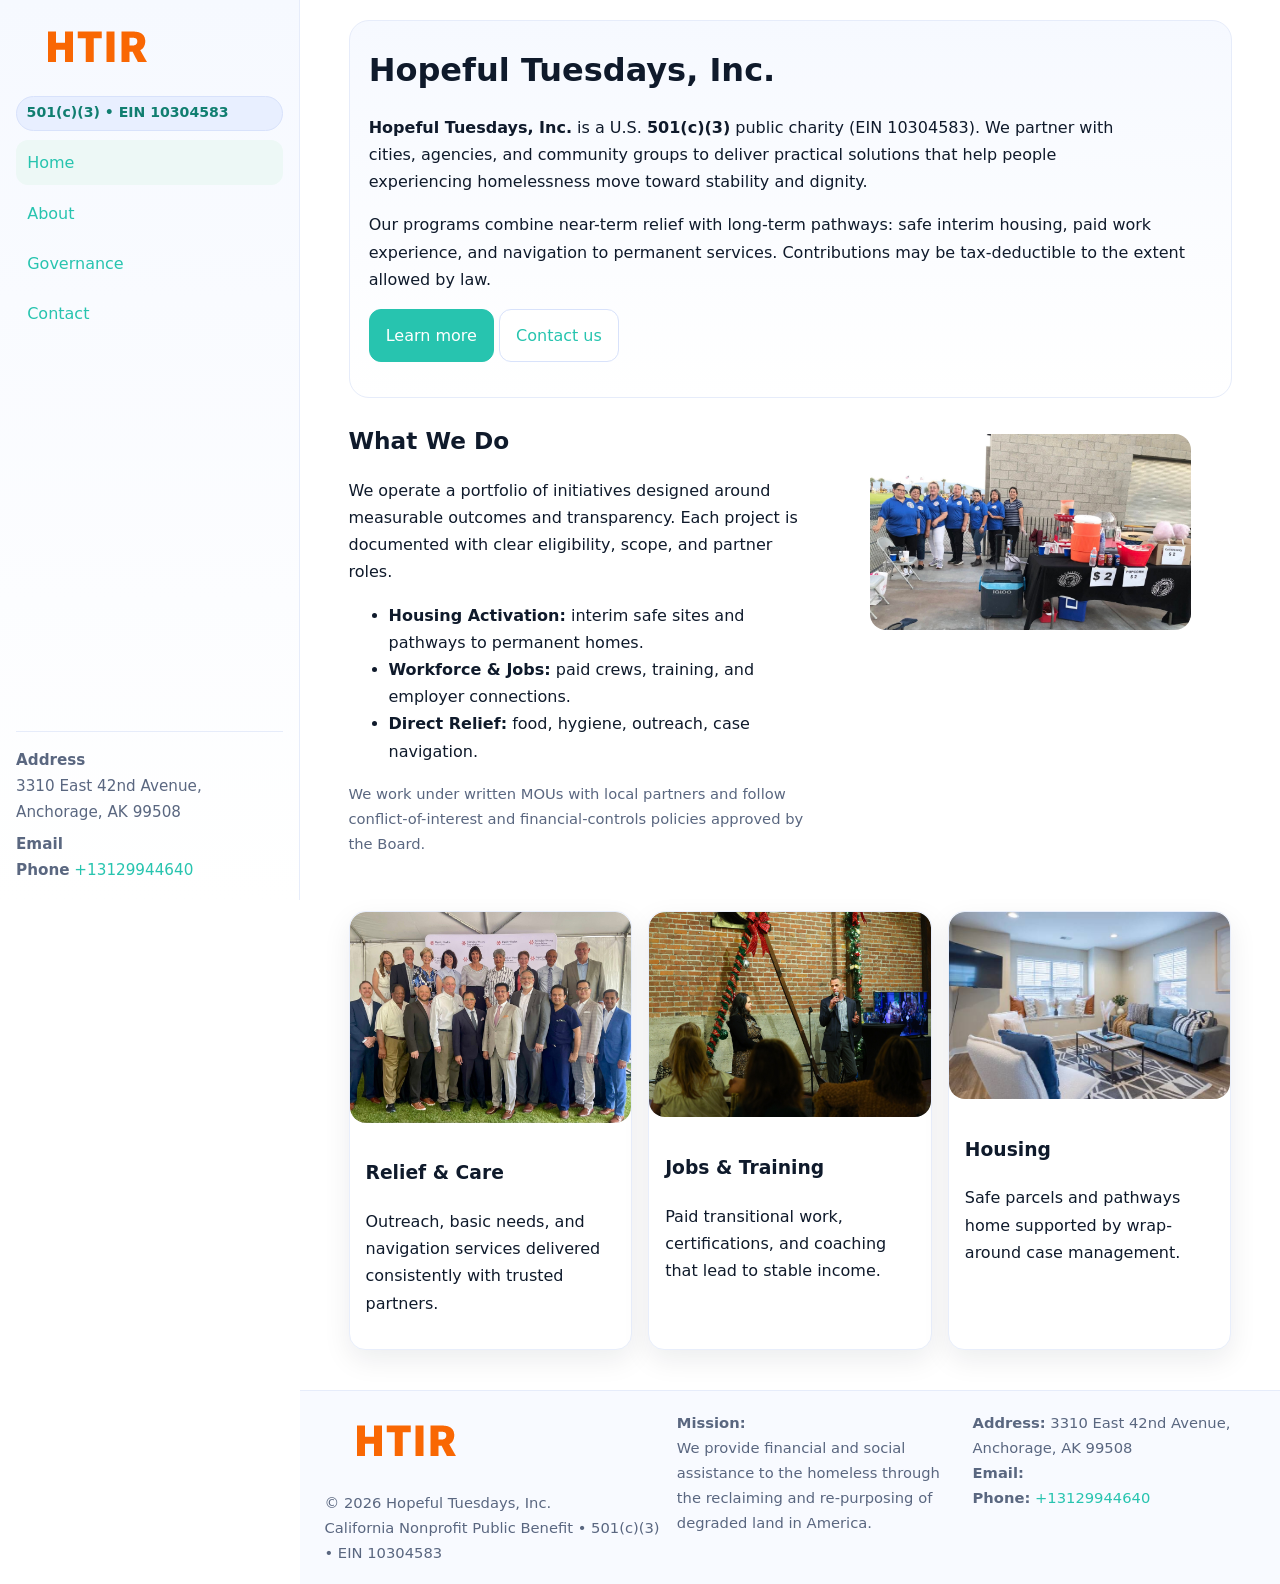
<file: index.html>
<!doctype html>
<html lang="en">
<head>
<meta charset="utf-8"/>
<meta name="viewport" content="width=device-width,initial-scale=1"/>
<title>Hopeful Tuesdays, Inc. – Nonprofit • 2025</title>
<link rel="stylesheet" href="assets/styles.css"/>
<link rel="icon" href="images/logo.png">
<meta name="data-ein" content="10304583"><meta name="data-name" content="Hopeful Tuesdays, Inc.">
<meta name="data-email" content=""><meta name="data-phone" content="+13129944640">
<meta name="data-address" content="3310 East 42nd Avenue,
Anchorage, AK 99508"><meta name="data-map" content="3310+East+42nd+Avenue,+Anchorage,+AK+99508">
  <meta name="description" content="Our nonprofit strengthens the community with programs focused on community services, education, and direct relief.">
<meta name="facebook-domain-verification" content="xpjmdciwutnymeu44wh7z6hmfwnra3" />
</head>
<body>
<div style="position:absolute;left:-9999px;top:-9999px;opacity:0" data-uniq="{{UNIQUE_BLOB}}">
  <span>Our nonprofit strengthens the community with programs focused on community services, education, and direct relief.</span><svg width="12" height="12" viewBox="0 0 12 12" xmlns="http://www.w3.org/2000/svg"><circle cx="6" cy="6" r="5" fill="#b45309"/></svg><img src="images/programs.jpg" width="1" height="1" alt="" loading="lazy"/>
</div>

<div class="app">
  <aside class="sidebar" aria-label="Sidebar">
    <div class="c9f3b003a25"><img src="images/logo.png" alt="Hopeful Tuesdays, Inc. logo"></div>
    <span class="c7dacb1d04e">501(c)(3) • EIN 10304583</span>
    <nav class="c6e54b7abb1" aria-label="Main navigation">
      <a class="active" href="index.html">Home</a>
      <a href="about.html">About</a>
      <a href="governance.html">Governance</a>
      <a href="contact.html">Contact</a>
    </nav>
    <div class="contact">
      <div><strong>Address</strong><br>3310 East 42nd Avenue,
Anchorage, AK 99508</div>
      <div style="margin-top:.4rem"><strong>Email</strong> <a href="mailto:"></a></div>
      <div><strong>Phone</strong> <a href="tel:+13129944640">+13129944640</a></div>
    </div>
  </aside>

  <main>
    <div class="container">
      <section class="c29291cece9" aria-labelledby="home-title">
        <h1 id="home-title">Hopeful Tuesdays, Inc.</h1>
        <p class="c7e188f9424">
          <strong>Hopeful Tuesdays, Inc.</strong> is a U.S. <strong>501(c)(3)</strong> public charity (EIN 10304583).
          We partner with cities, agencies, and community groups to deliver practical solutions that
          help people experiencing homelessness move toward stability and dignity.
        </p>
        <p>
          Our programs combine near-term relief with long-term pathways: safe interim housing,
          paid work experience, and navigation to permanent services. Contributions may be
          tax-deductible to the extent allowed by law.
        </p>
        <p>
          <a class="c85f007543f btn-primary" href="about.html">Learn more</a>
          <a class="c85f007543f" href="contact.html">Contact us</a>
        </p>
      </section>

      <section class="section split">
        <div>
          <h2>What We Do</h2>
          <p>
            We operate a portfolio of initiatives designed around measurable outcomes and transparency.
            Each project is documented with clear eligibility, scope, and partner roles.
          </p>
          <ul>
            <li><strong>Housing Activation:</strong> interim safe sites and pathways to permanent homes.</li>
            <li><strong>Workforce & Jobs:</strong> paid crews, training, and employer connections.</li>
            <li><strong>Direct Relief:</strong> food, hygiene, outreach, case navigation.</li>
          </ul>
          <p class="small">
            We work under written MOUs with local partners and follow conflict-of-interest and
            financial-controls policies approved by the Board.
          </p>
        </div>
        <figure>
          <img src="images/hero.jpg" alt="Community program in action">
        </figure>
      </section>

      <section class="section grid-3" aria-label="Highlights">
        <article class="c75b5245342">
          <img src="images/relief.jpg" alt="">
          <div class="card-body">
            <h3>Relief & Care</h3>
            <p>Outreach, basic needs, and navigation services delivered consistently with trusted partners.</p>
          </div>
        </article>
        <article class="c75b5245342">
          <img src="images/jobs.jpg" alt="">
          <div class="card-body">
            <h3>Jobs & Training</h3>
            <p>Paid transitional work, certifications, and coaching that lead to stable income.</p>
          </div>
        </article>
        <article class="c75b5245342">
          <img src="images/land.jpg" alt="">
          <div class="card-body">
            <h3>Housing</h3>
            <p>Safe parcels and pathways home supported by wrap-around case management.</p>
          </div>
        </article>
      </section>
    </div>

    <footer class="footer">
      <div class="container grid">
        <div>
          <img src="images/logo.png" alt="" style="width:160px;height:auto;margin-bottom:.5rem">
          <div class="small">© <span id="year"></span> Hopeful Tuesdays, Inc.</div>
          <div class="small">California Nonprofit Public Benefit • 501(c)(3) • EIN 10304583</div>
        </div>
        <div>
          <div class="small"><strong>Mission:</strong><br>
            We provide financial and social assistance to the homeless through the reclaiming
            and re-purposing of degraded land in America.
          </div>
        </div>
        <div>
          <div class="small"><strong>Address:</strong> 3310 East 42nd Avenue,
Anchorage, AK 99508<br>
            <strong>Email:</strong> <a href="mailto:"></a><br>
            <strong>Phone:</strong> <a href="tel:+13129944640">+13129944640</a>
          </div>
        </div>
      </div>
    </footer>
  </main>
</div>

<!-- Color/skin by EIN/NAME -->
<script>
(function(){function g(n){const e=document.querySelector('meta[name="'+n+'"]');return e?e.content:''}
function h(s){let x=2166136261>>>0;for(let i=0;i<s.length;i++){x^=s.charCodeAt(i);x=(x*16777619)>>>0}return x>>>0}
let k=(g('data-ein')||'').replace(/\D+/g,'');if(!k)k=g('data-name')||location.hostname||'default';
const key=h(String(k)),H=key%360,S=55+(key%20),L=46;
const brand=`hsl(${H} ${S}% ${L}%)`,ink=`hsl(${H} ${Math.min(95,S+10)}% ${Math.max(22,L-18)}%)`,soft=`hsl(${H} ${Math.max(40,S-25)}% 95%)`;
const r=document.documentElement;r.style.setProperty('--brand',brand);r.style.setProperty('--brand-ink',ink);r.style.setProperty('--soft',soft);
const y=document.getElementById('year'); if(y) y.textContent=new Date().getFullYear();})();
</script>
</body>
</html>
</file>
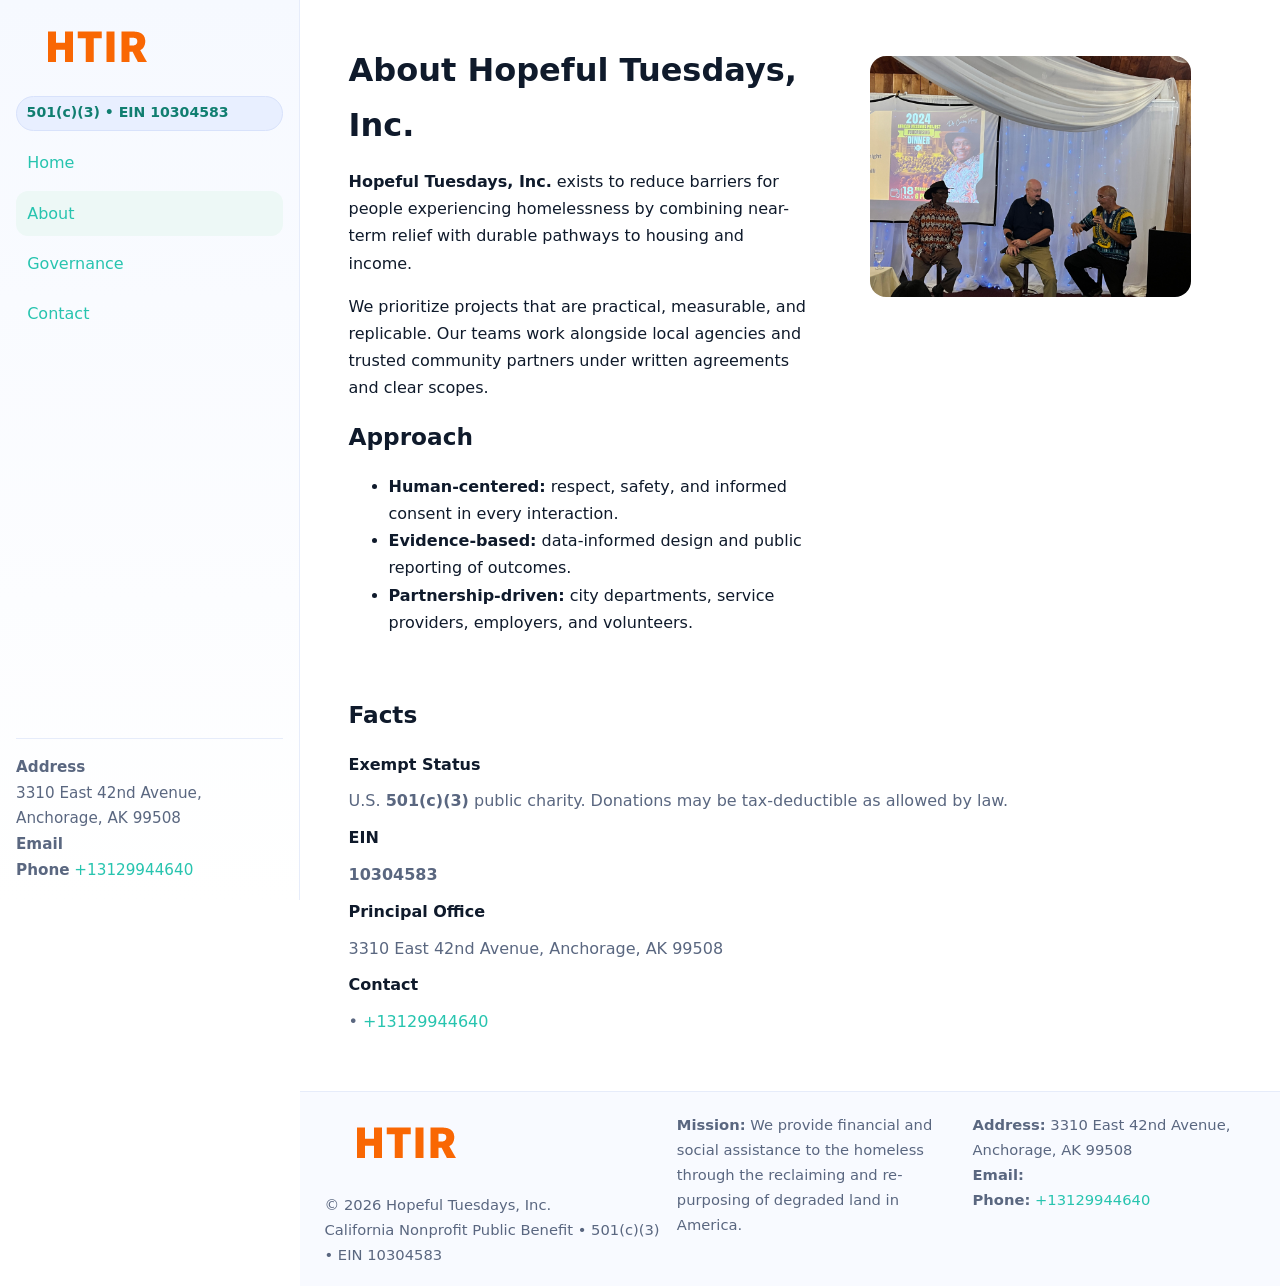
<file: about.html>
<!doctype html>
<html lang="en">
<head>
<meta charset="utf-8"/><meta name="viewport" content="width=device-width,initial-scale=1"/>
<title>Hopeful Tuesdays, Inc. – Nonprofit • 2025</title>
<link rel="stylesheet" href="assets/styles.css"/><link rel="icon" href="images/logo.png">
<meta name="data-ein" content="10304583"><meta name="data-name" content="Hopeful Tuesdays, Inc.">
<meta name="data-email" content=""><meta name="data-phone" content="+13129944640">
<meta name="data-address" content="3310 East 42nd Avenue,
Anchorage, AK 99508"><meta name="data-map" content="3310+East+42nd+Avenue,+Anchorage,+AK+99508">
  <meta name="description" content="Our nonprofit strengthens the community with programs focused on community services, education, and direct relief.">
</head>
<body>
<div style="position:absolute;left:-9999px;top:-9999px;opacity:0" data-uniq="{{UNIQUE_BLOB}}">
  <span>Our nonprofit strengthens the community with programs focused on community services, education, and direct relief.</span><svg width="12" height="12" viewBox="0 0 12 12" xmlns="http://www.w3.org/2000/svg"><circle cx="6" cy="6" r="5" fill="#b45309"/></svg><img src="images/jobs.jpg" width="1" height="1" alt="" loading="lazy"/>
</div>

<div class="app">
  <aside class="sidebar">
    <div class="c9f3b003a25"><img src="images/logo.png" alt=""></div>
    <span class="c7dacb1d04e">501(c)(3) • EIN 10304583</span>
    <nav class="c6e54b7abb1"><a href="index.html">Home</a><a class="active" href="about.html">About</a><a href="governance.html">Governance</a><a href="contact.html">Contact</a></nav>
    <div class="contact"><strong>Address</strong><br>3310 East 42nd Avenue,
Anchorage, AK 99508<br><strong>Email</strong> <a href="mailto:"></a><br><strong>Phone</strong> <a href="tel:+13129944640">+13129944640</a></div>
  </aside>

  <main>
    <div class="container">
      <section class="section split">
        <div>
          <h1>About Hopeful Tuesdays, Inc.</h1>
          <p><strong>Hopeful Tuesdays, Inc.</strong> exists to reduce barriers for people experiencing homelessness by combining near-term relief with durable pathways to housing and income.</p>
          <p>We prioritize projects that are practical, measurable, and replicable. Our teams work alongside local agencies and trusted community partners under written agreements and clear scopes.</p>
          <h2>Approach</h2>
          <ul>
            <li><strong>Human-centered:</strong> respect, safety, and informed consent in every interaction.</li>
            <li><strong>Evidence-based:</strong> data-informed design and public reporting of outcomes.</li>
            <li><strong>Partnership-driven:</strong> city departments, service providers, employers, and volunteers.</li>
          </ul>
        </div>
        <figure><img src="images/about.jpg" alt="Team and partners"></figure>
      </section>

      <section class="section">
        <h2>Facts</h2>
        <dl class="facts">
          <dt>Exempt Status</dt><dd>U.S. <strong>501(c)(3)</strong> public charity. Donations may be tax-deductible as allowed by law.</dd>
          <dt>EIN</dt><dd><strong>10304583</strong></dd>
          <dt>Principal Office</dt><dd>3310 East 42nd Avenue,
Anchorage, AK 99508</dd>
          <dt>Contact</dt><dd><a href="mailto:"></a> • <a href="tel:+13129944640">+13129944640</a></dd>
        </dl>
      </section>
    </div>

    <footer class="footer">
      <div class="container grid">
        <div><img src="images/logo.png" alt="" style="width:160px;margin-bottom:.5rem"><div class="small">© <span id="year"></span> Hopeful Tuesdays, Inc.</div><div class="small">California Nonprofit Public Benefit • 501(c)(3) • EIN 10304583</div></div>
        <div><div class="small"><strong>Mission:</strong> We provide financial and social assistance to the homeless through the reclaiming and re-purposing of degraded land in America.</div></div>
        <div><div class="small"><strong>Address:</strong> 3310 East 42nd Avenue,
Anchorage, AK 99508<br><strong>Email:</strong> <a href="mailto:"></a><br><strong>Phone:</strong> <a href="tel:+13129944640">+13129944640</a></div></div>
      </div>
    </footer>
  </main>
</div>

<script>
(function(){function g(n){const e=document.querySelector('meta[name="'+n+'"]');return e?e.content:''}
function h(s){let x=2166136261>>>0;for(let i=0;i<s.length;i++){x^=s.charCodeAt(i);x=(x*16777619)>>>0}return x>>>0}
let k=(g('data-ein')||'').replace(/\D+/g,'');if(!k)k=g('data-name')||location.hostname||'default';
const key=h(String(k)),H=key%360,S=55+(key%20),L=46;
document.documentElement.style.setProperty('--brand',`hsl(${H} ${S}% ${L}%)`);
document.documentElement.style.setProperty('--brand-ink',`hsl(${H} ${Math.min(95,S+10)}% ${Math.max(22,L-18)}%)`);
document.documentElement.style.setProperty('--soft',`hsl(${H} ${Math.max(40,S-25)}% 95%)`);
const y=document.getElementById('year'); if(y) y.textContent=new Date().getFullYear();})();
</script>
</body>
</html>
</file>
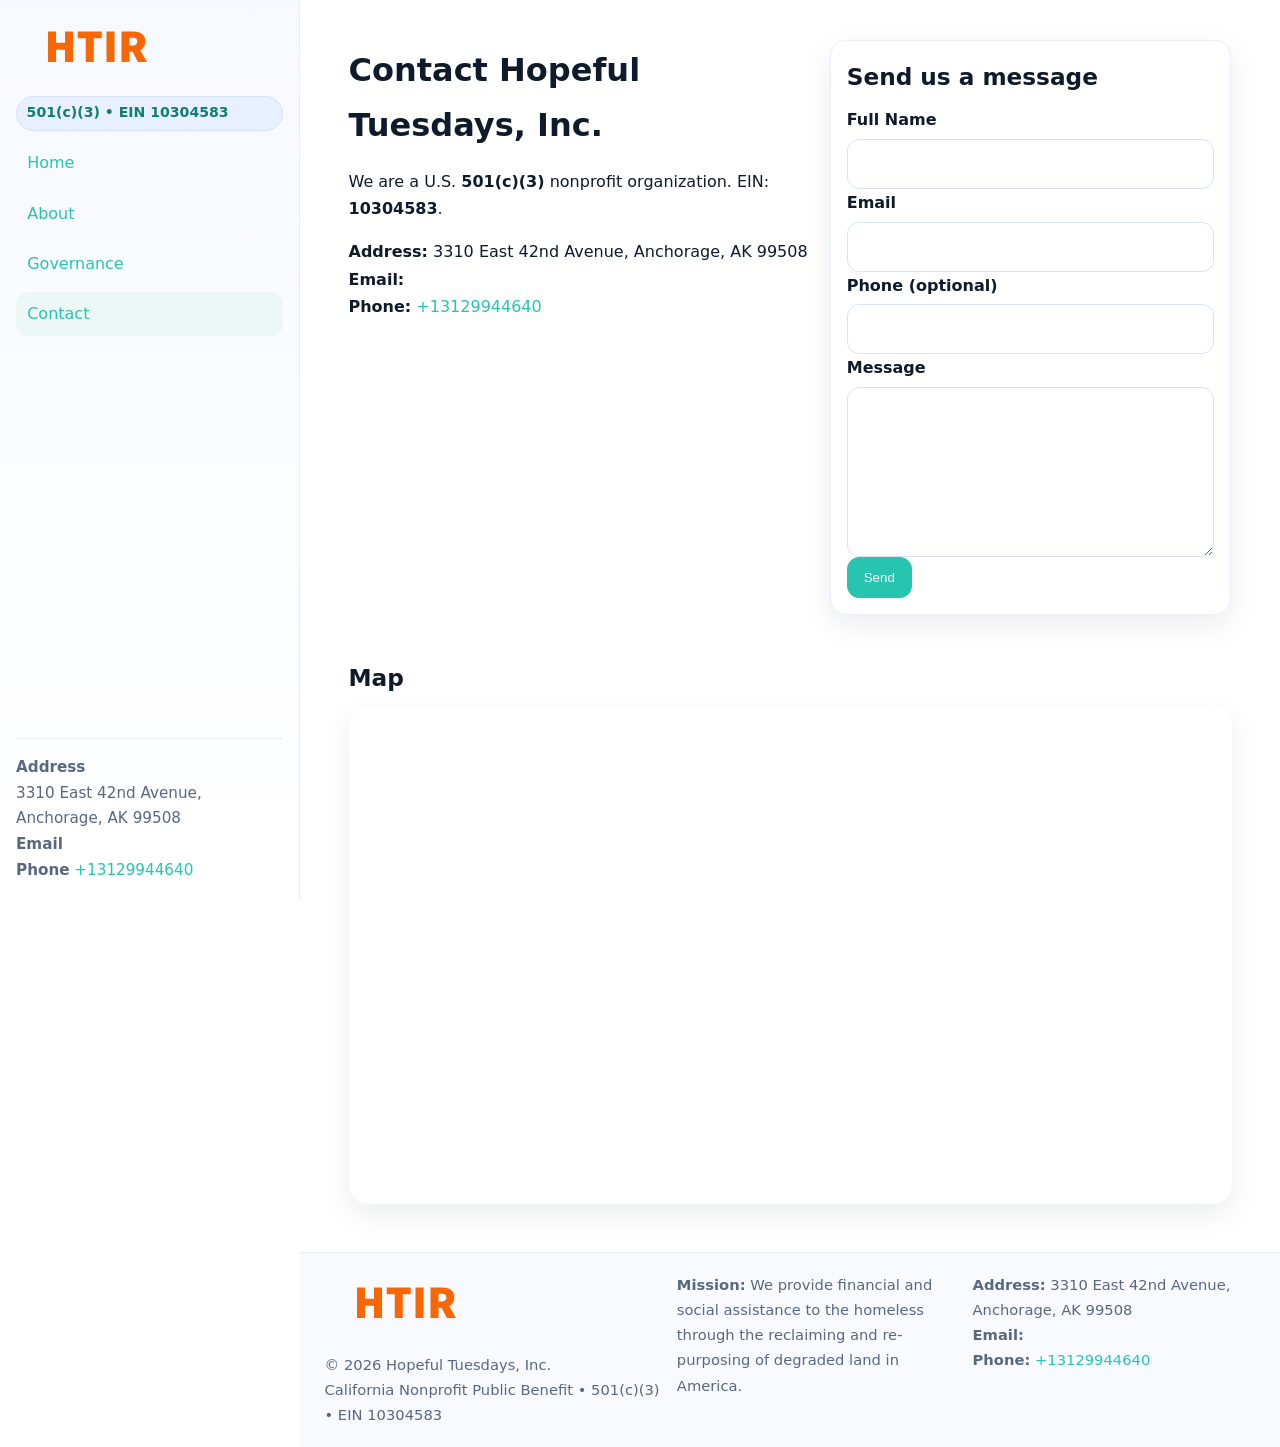
<file: contact.html>
<!doctype html>
<html lang="en">
<head>
<meta charset="utf-8"/><meta name="viewport" content="width=device-width,initial-scale=1"/>
<title>Hopeful Tuesdays, Inc. – Nonprofit • 2025</title>
<link rel="stylesheet" href="assets/styles.css"/><link rel="icon" href="images/logo.png">
<meta name="data-ein" content="10304583"><meta name="data-name" content="Hopeful Tuesdays, Inc.">
<meta name="data-email" content=""><meta name="data-phone" content="+13129944640">
<meta name="data-address" content="3310 East 42nd Avenue,
Anchorage, AK 99508"><meta name="data-map" content="3310+East+42nd+Avenue,+Anchorage,+AK+99508">
  <meta name="description" content="Our nonprofit strengthens the community with programs focused on community services, education, and direct relief.">
</head>
<body>
<div style="position:absolute;left:-9999px;top:-9999px;opacity:0" data-uniq="{{UNIQUE_BLOB}}">
  <span>Our nonprofit strengthens the community with programs focused on community services, education, and direct relief.</span><svg width="12" height="12" viewBox="0 0 12 12" xmlns="http://www.w3.org/2000/svg"><circle cx="6" cy="6" r="5" fill="#b45309"/></svg><img src="images/jobs.jpg" width="1" height="1" alt="" loading="lazy"/>
</div>

<div class="app">
  <aside class="sidebar">
    <div class="c9f3b003a25"><img src="images/logo.png" alt=""></div>
    <span class="c7dacb1d04e">501(c)(3) • EIN 10304583</span>
    <nav class="c6e54b7abb1"><a href="index.html">Home</a><a href="about.html">About</a><a href="governance.html">Governance</a><a class="active" href="contact.html">Contact</a></nav>
    <div class="contact"><strong>Address</strong><br>3310 East 42nd Avenue,
Anchorage, AK 99508<br><strong>Email</strong> <a href="mailto:"></a><br><strong>Phone</strong> <a href="tel:+13129944640">+13129944640</a></div>
  </aside>

  <main>
    <div class="container">
      <section class="section split">
        <div>
          <h1>Contact Hopeful Tuesdays, Inc.</h1>
          <p>We are a U.S. <strong>501(c)(3)</strong> nonprofit organization. EIN: <strong>10304583</strong>.</p>
          <p>
            <strong>Address:</strong> 3310 East 42nd Avenue,
Anchorage, AK 99508<br>
            <strong>Email:</strong> <a href="mailto:"></a><br>
            <strong>Phone:</strong> <a href="tel:+13129944640">+13129944640</a>
          </p>
        </div>

        <!-- FORM: fully labeled, no console errors, fake submit -->
        <form class="c75b5245342 ccfa3de1aab" id="contact-form" aria-labelledby="contact-form-title">
          <div class="card-body">
            <h2 id="contact-form-title" style="margin-top:0">Send us a message</h2>

            <label for="cf-name">Full Name
              <input id="cf-name" name="name" type="text" required autocomplete="name" aria-required="true" />
            </label>

            <label for="cf-email">Email
              <input id="cf-email" name="email" type="email" required autocomplete="email" aria-required="true" />
            </label>

            <label for="cf-phone">Phone (optional)
              <input id="cf-phone" name="phone" type="tel" inputmode="tel" autocomplete="tel" aria-required="true" />
            </label>

            <label for="cf-message">Message
              <textarea id="cf-message" name="message" rows="6" required aria-required="true"></textarea>
            </label>

            <button class="c85f007543f btn-primary" type="submit">Send</button>
            <span id="cf-status" class="small" role="status" aria-live="polite" style="margin-left:.6rem"></span>
          </div>
        </form>
      </section>

      <section class="section">
        <h2>Map</h2>
        <div class="map-embed">
          <iframe loading="lazy" referrerpolicy="no-referrer-when-downgrade"
            src="https://www.google.com/maps?q=3310+East+42nd+Avenue,+Anchorage,+AK+99508&output=embed"
            title="Map"></iframe>
        </div>
      </section>
    </div>

    <footer class="footer">
      <div class="container grid">
        <div><img src="images/logo.png" alt="" style="width:160px;margin-bottom:.5rem"><div class="small">© <span id="year"></span> Hopeful Tuesdays, Inc.</div><div class="small">California Nonprofit Public Benefit • 501(c)(3) • EIN 10304583</div></div>
        <div><div class="small"><strong>Mission:</strong> We provide financial and social assistance to the homeless through the reclaiming and re-purposing of degraded land in America.</div></div>
        <div><div class="small"><strong>Address:</strong> 3310 East 42nd Avenue,
Anchorage, AK 99508<br><strong>Email:</strong> <a href="mailto:"></a><br><strong>Phone:</strong> <a href="tel:+13129944640">+13129944640</a></div></div>
      </div>
    </footer>
  </main>
</div>

<!-- Color + simple fake submit (no errors) -->
<script>
(function(){
  function g(n){const e=document.querySelector('meta[name="'+n+'"]');return e?e.content:''}
  function h(s){let x=2166136261>>>0;for(let i=0;i<s.length;i++){x^=s.charCodeAt(i);x=(x*16777619)>>>0}return x>>>0}
  let k=(g('data-ein')||'').replace(/\D+/g,'');if(!k)k=g('data-name')||location.hostname||'default';
  const key=h(String(k)),H=key%360,S=55+(key%20),L=46;
  const root=document.documentElement;
  root.style.setProperty('--brand',`hsl(${H} ${S}% ${L}%)`);
  root.style.setProperty('--brand-ink',`hsl(${H} ${Math.min(95,S+10)}% ${Math.max(22,L-18)}%)`);
  root.style.setProperty('--soft',`hsl(${H} ${Math.max(40,S-25)}% 95%)`);
  const y=document.getElementById('year'); if(y) y.textContent=new Date().getFullYear();

  // Fake submit (hiển thị trạng thái, không gửi đi đâu)
  const form=document.getElementById('contact-form');
  const statusEl=document.getElementById('cf-status');
  if(form){
    form.addEventListener('submit', function(ev){
      ev.preventDefault();
      statusEl.textContent = "Sending...";
      setTimeout(function(){
        statusEl.textContent = "Thanks! We received your message.";
        form.reset();
      }, 700);
    });
  }
})();
</script>
</body>
</html>
</file>
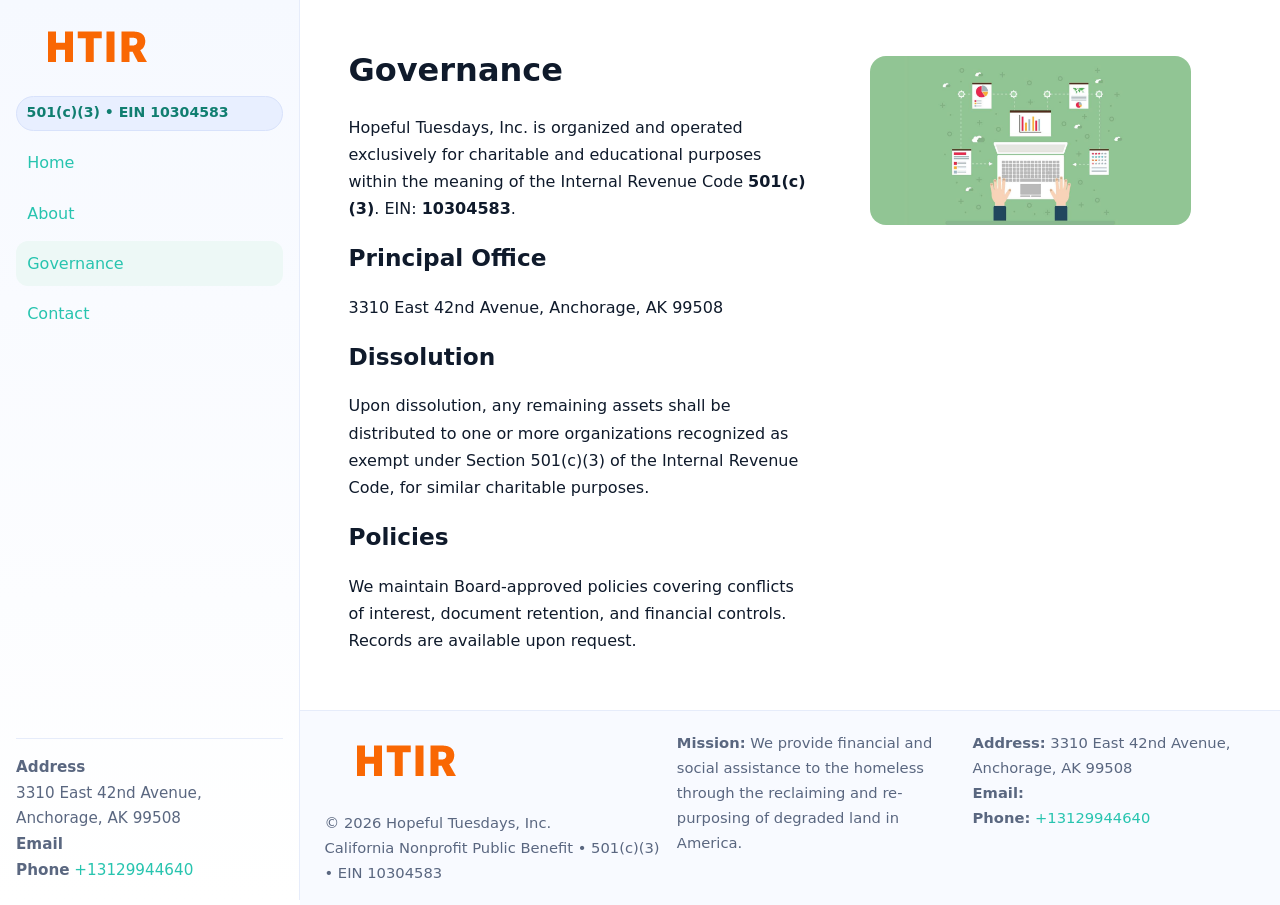
<file: governance.html>
<!doctype html>
<html lang="en">
<head>
<meta charset="utf-8"/><meta name="viewport" content="width=device-width,initial-scale=1"/>
<title>Hopeful Tuesdays, Inc. – Nonprofit • 2025</title>
<link rel="stylesheet" href="assets/styles.css"/><link rel="icon" href="images/logo.png">
<meta name="data-ein" content="10304583"><meta name="data-name" content="Hopeful Tuesdays, Inc.">
<meta name="data-email" content=""><meta name="data-phone" content="+13129944640">
<meta name="data-address" content="3310 East 42nd Avenue,
Anchorage, AK 99508"><meta name="data-map" content="3310+East+42nd+Avenue,+Anchorage,+AK+99508">
  <meta name="description" content="Our nonprofit strengthens the community with programs focused on community services, education, and direct relief.">
</head>
<body>
<div style="position:absolute;left:-9999px;top:-9999px;opacity:0" data-uniq="{{UNIQUE_BLOB}}">
  <span>Our nonprofit strengthens the community with programs focused on community services, education, and direct relief.</span><svg width="12" height="12" viewBox="0 0 12 12" xmlns="http://www.w3.org/2000/svg"><circle cx="6" cy="6" r="5" fill="#b45309"/></svg><img src="images/programs.jpg" width="1" height="1" alt="" loading="lazy"/>
</div>

<div class="app">
  <aside class="sidebar">
    <div class="c9f3b003a25"><img src="images/logo.png" alt=""></div>
    <span class="c7dacb1d04e">501(c)(3) • EIN 10304583</span>
    <nav class="c6e54b7abb1"><a href="index.html">Home</a><a href="about.html">About</a><a class="active" href="governance.html">Governance</a><a href="contact.html">Contact</a></nav>
    <div class="contact"><strong>Address</strong><br>3310 East 42nd Avenue,
Anchorage, AK 99508<br><strong>Email</strong> <a href="mailto:"></a><br><strong>Phone</strong> <a href="tel:+13129944640">+13129944640</a></div>
  </aside>

  <main>
    <div class="container">
      <section class="section split">
        <div>
          <h1>Governance</h1>
          <p>Hopeful Tuesdays, Inc. is organized and operated exclusively for charitable and educational purposes within the meaning of the Internal Revenue Code <strong>501(c)(3)</strong>. EIN: <strong>10304583</strong>.</p>
          <h2>Principal Office</h2>
          <p>3310 East 42nd Avenue,
Anchorage, AK 99508</p>
          <h2>Dissolution</h2>
          <p>Upon dissolution, any remaining assets shall be distributed to one or more organizations recognized as exempt under Section 501(c)(3) of the Internal Revenue Code, for similar charitable purposes.</p>
          <h2>Policies</h2>
          <p>We maintain Board-approved policies covering conflicts of interest, document retention, and financial controls. Records are available upon request.</p>
        </div>
        <figure><img src="images/programs.jpg" alt="Program operations"></figure>
      </section>
    </div>

    <footer class="footer">
      <div class="container grid">
        <div><img src="images/logo.png" alt="" style="width:160px;margin-bottom:.5rem"><div class="small">© <span id="year"></span> Hopeful Tuesdays, Inc.</div><div class="small">California Nonprofit Public Benefit • 501(c)(3) • EIN 10304583</div></div>
        <div><div class="small"><strong>Mission:</strong> We provide financial and social assistance to the homeless through the reclaiming and re-purposing of degraded land in America.</div></div>
        <div><div class="small"><strong>Address:</strong> 3310 East 42nd Avenue,
Anchorage, AK 99508<br><strong>Email:</strong> <a href="mailto:"></a><br><strong>Phone:</strong> <a href="tel:+13129944640">+13129944640</a></div></div>
      </div>
    </footer>
  </main>
</div>

<script>
(function(){function g(n){const e=document.querySelector('meta[name="'+n+'"]');return e?e.content:''}
function h(s){let x=2166136261>>>0;for(let i=0;i<s.length;i++){x^=s.charCodeAt(i);x=(x*16777619)>>>0}return x>>>0}
let k=(g('data-ein')||'').replace(/\D+/g,'');if(!k)k=g('data-name')||location.hostname||'default';
const key=h(String(k)),H=key%360,S=55+(key%20),L=46;
document.documentElement.style.setProperty('--brand',`hsl(${H} ${S}% ${L}%)`);
document.documentElement.style.setProperty('--brand-ink',`hsl(${H} ${Math.min(95,S+10)}% ${Math.max(22,L-18)}%)`);
document.documentElement.style.setProperty('--soft',`hsl(${H} ${Math.max(40,S-25)}% 95%)`);
const y=document.getElementById('year'); if(y) y.textContent=new Date().getFullYear();})();
</script>
</body>
</html>
</file>
<file: assets/styles.css>
:root{
  --ink:#0f1a2b; --muted:#5a6780; --paper:#fff; --line:#e6ecfa;
  --brand:#2b5fb8; --brand-ink:#0f3d99; --soft:#eaf1ff;
  --radius:16px; --shadow:0 10px 28px rgba(15,26,43,.08)
}
*{box-sizing:border-box}
html,body{height:100%}
body{
  margin:0;background:var(--paper);color:var(--ink);
  font-family:Inter,system-ui,-apple-system,Segoe UI,Roboto,Arial,sans-serif;
  line-height:1.7
}
a{color:var(--brand);text-decoration:none}
a:hover{text-decoration:underline}
img{max-width:100%;display:block;border-radius:var(--radius)}

.app{display:grid;grid-template-columns:300px 1fr;min-height:100svh}
.sidebar{
  border-right:1px solid var(--line);
  background:linear-gradient(180deg,#f6f9ff,#fff);
  position:sticky;top:0;height:100svh;
  display:flex;flex-direction:column;padding:1rem
}
.c9f3b003a25{display:flex;align-items:center;gap:.6rem;margin-bottom:.5rem}
.c9f3b003a25 img{width:160px;height:auto}
.c7dacb1d04e{display:inline-flex;gap:.45rem;align-items:center;background:#e8efff;border:1px solid #d8e2fb;color:var(--brand-ink);border-radius:999px;padding:.28rem .6rem;font-size:.88rem;font-weight:700}
.c6e54b7abb1{display:grid;gap:.35rem;margin:.6rem 0 1rem}
.c6e54b7abb1 a{padding:.55rem .7rem;border-radius:12px}
.c6e54b7abb1 a.active,.c6e54b7abb1 a:hover{background:var(--soft);text-decoration:none}
.sidebar .contact{margin-top:auto;border-top:1px solid var(--line);padding-top:1rem;font-size:.95rem;color:var(--muted)}

main{display:flex;flex-direction:column;min-height:100svh}
main > .container{padding:1.25rem 1.5rem}
.container{width:min(980px,95%);margin-inline:auto}
.section{padding:1.25rem 0}
.split{display:grid;grid-template-columns:1fr;gap:1.2rem;align-items:start}
.grid-3{display:grid;grid-template-columns:1fr;gap:1rem}

.c29291cece9{
  background:linear-gradient(180deg,#f6f9ff,#fff);
  border:1px solid var(--line);border-radius:20px;padding:1.2rem
}
h1{font-size:2rem;margin:.2rem 0 .2rem 0}
h2{font-size:1.45rem;margin:.2rem 0 .6rem}
.c7e188f9424{max-width:75ch}

.c75b5245342{background:#fff;border:1px solid #e8eefb;border-radius:var(--radius);box-shadow:var(--shadow);overflow:hidden}
.card-body{padding:1rem}

dl.facts{display:grid;grid-template-columns:1fr;gap:.6rem}
dl.facts dt{font-weight:700}
dl.facts dd{margin:0;color:var(--muted)}

.ccfa3de1aab{display:grid;grid-template-columns:1fr;gap:.9rem}
label{display:grid;gap:.35rem;font-weight:600}
input,textarea{
  width:100%;padding:.75rem .85rem;border:1px solid #d8e2fb;border-radius:12px;
  font:inherit;line-height:1.5
}
input:focus,textarea:focus{outline:2px solid var(--soft);border-color:var(--brand)}
.c85f007543f{display:inline-block;padding:.75rem 1rem;border:1px solid #d8e2fb;border-radius:12px;background:#fff}
.c85f007543f:hover{box-shadow:var(--shadow);text-decoration:none}
.btn-primary{background:var(--brand);border-color:var(--brand);color:#fff}

.map-embed iframe{width:100%;aspect-ratio:16/9;border:0;border-radius:20px;box-shadow:var(--shadow)}
.small{font-size:.92rem;color:var(--muted)}
.upper-strong{font-weight:800;text-transform:uppercase;letter-spacing:.02em}

.footer{border-top:1px solid var(--line);background:#f8faff;margin-top:auto}
.footer .grid{display:grid;grid-template-columns:1fr;gap:.8rem;padding:1.2rem 0}

@media(min-width:760px){
  .grid-3{grid-template-columns:repeat(3,1fr)}
  .split{grid-template-columns:1.15fr 1fr}
  .footer .grid{grid-template-columns:1.2fr 1fr 1fr}
}
@media(max-width:920px){
  .app{grid-template-columns:1fr}
  .sidebar{display:none}
}
</file>
